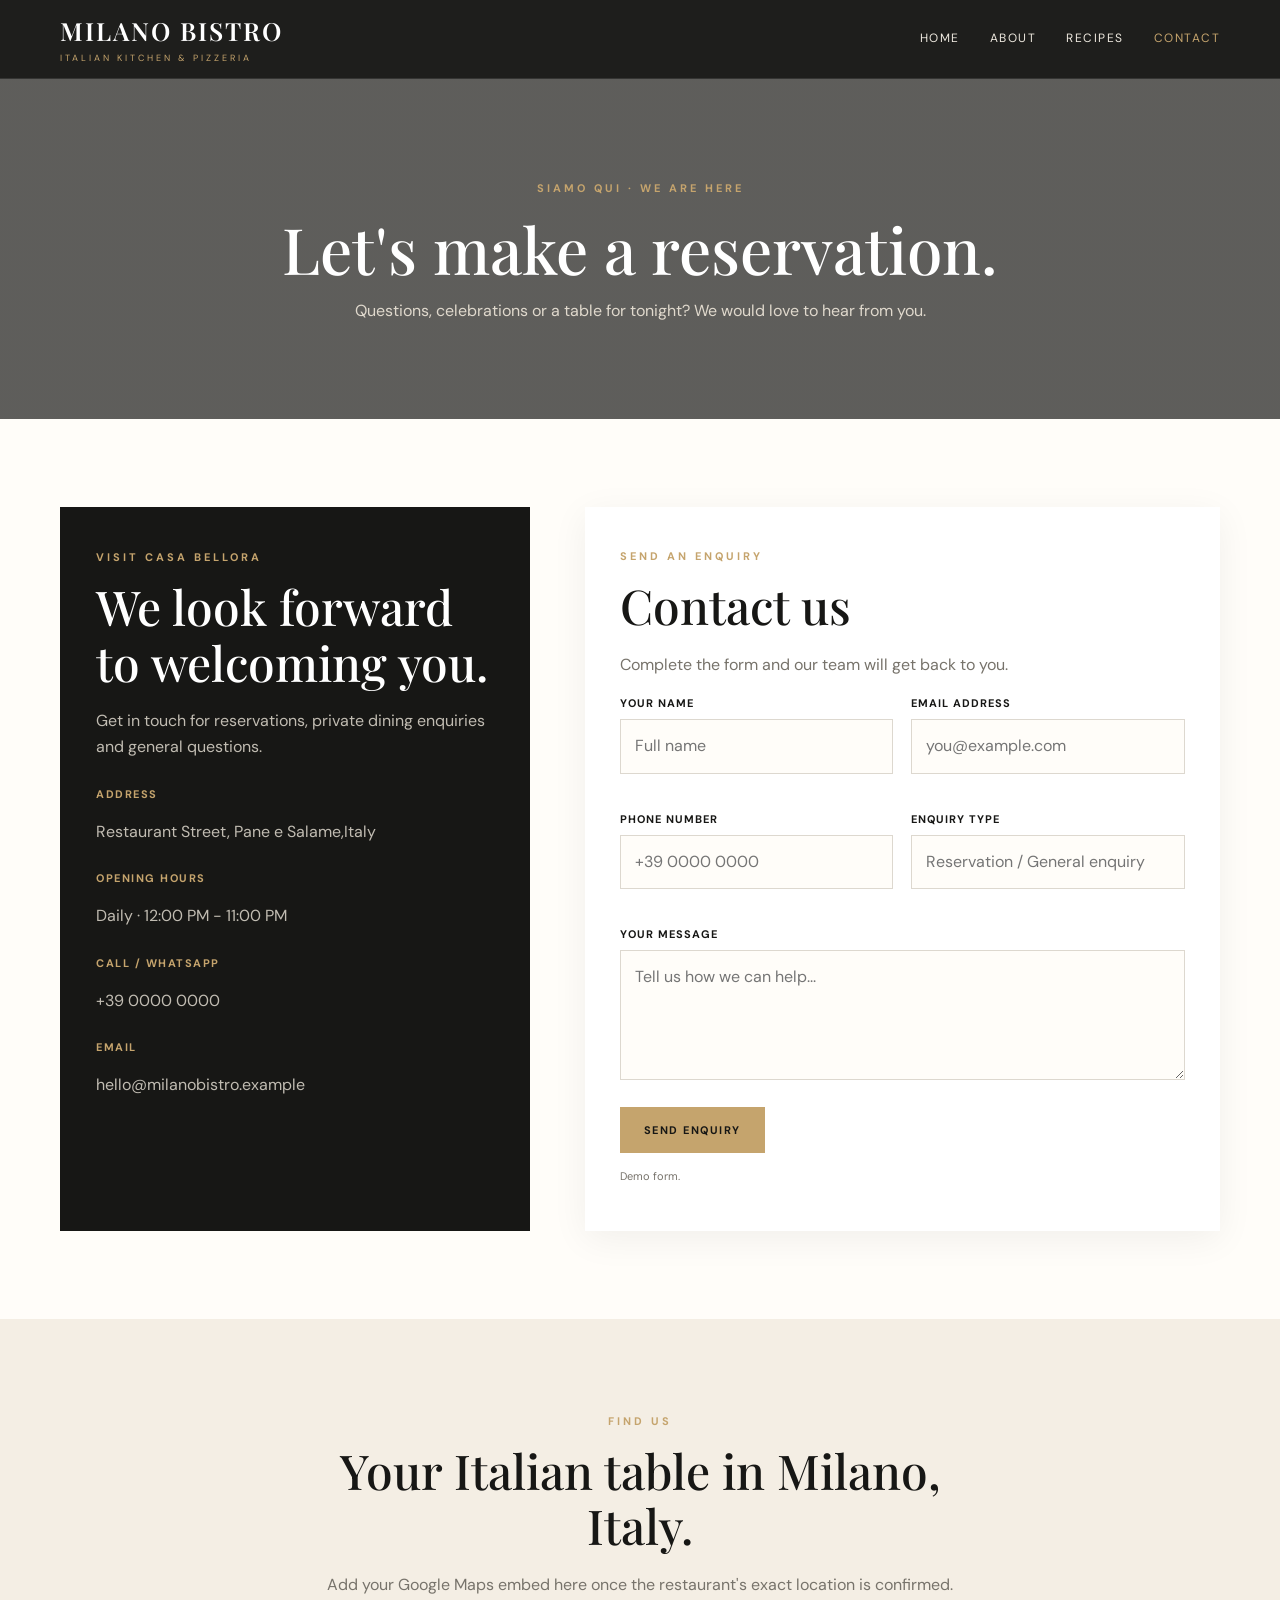
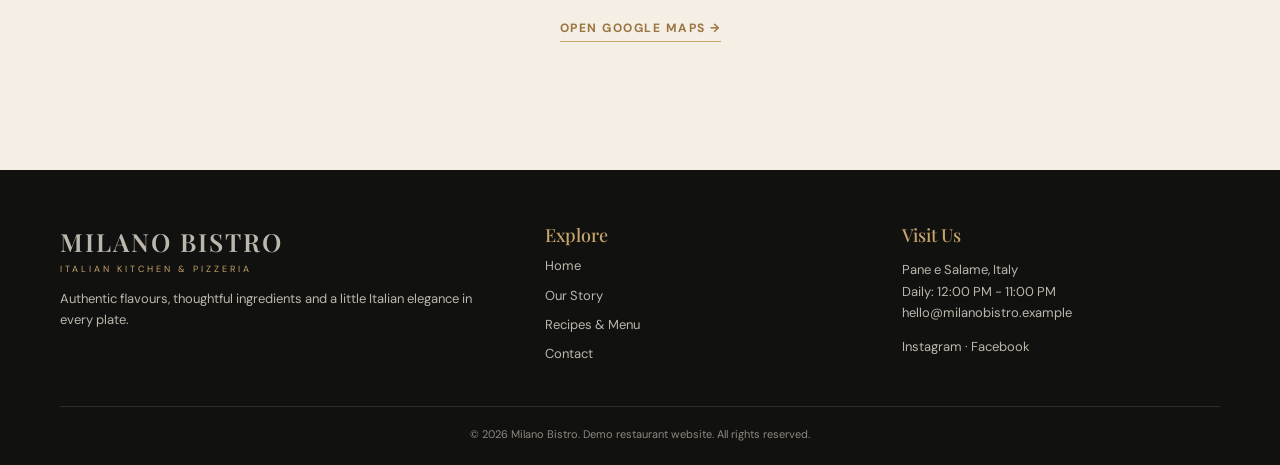
<file: Milano bistro/04.contactus.html>
<!DOCTYPE html>
<html lang="en">
<head>
  <meta charset="UTF-8">
  <meta name="viewport" content="width=device-width, initial-scale=1.0">
  <meta name="description" content="MILANO BISTRO Italian Kitchen & Pizzeria — authentic Italian flavours with a contemporary touch.">
  <title>Contact | Milano Bistro</title>
  <link rel="stylesheet" href="style.css">
</head>
<body>

<header class="site-header">
  <div class="container nav-wrap">
    <a class="brand" href="index.html"><strong>MILANO BISTRO</strong><span>ITALIAN KITCHEN & PIZZERIA</span></a>
    <button class="nav-toggle" aria-label="Open navigation" onclick="document.querySelector('.nav-links').classList.toggle('open')">MENU ☰</button>
    <nav class="nav-links">
      <a class="" href="index.html">Home</a>
      <a class="" href="aboutus.html">About</a>
      <a class="" href="recipes.html">Recipes</a>
      <a class="active" href="contactus.html">Contact</a>
    </nav>
  </div>
</header>

<main>
  <section class="page-hero"><div><span class="eyebrow">Siamo qui · We are here</span><h1>Let's make a reservation.</h1><p>Questions, celebrations or a table for tonight? We would love to hear from you.</p></div></section>
  <section class="section"><div class="container contact-layout">
    <aside class="contact-info"><span class="eyebrow">Visit Casa Bellora</span><h2>We look forward to welcoming you.</h2><p>Get in touch for reservations, private dining enquiries and general questions.</p>
      <div class="info-item"><strong>Address</strong><p>Restaurant Street, Pane e Salame,Italy<br></p></div>
      <div class="info-item"><strong>Opening hours</strong><p>Daily · 12:00 PM - 11:00 PM</p></div>
      <div class="info-item"><strong>Call / WhatsApp</strong><p>+39 0000 0000</p></div>
      <div class="info-item"><strong>Email</strong><p>hello@milanobistro.example</p></div>
    </aside>
    <div class="form-card"><span class="eyebrow">Send an enquiry</span><h2>Contact us</h2><p>Complete the form and our team will get back to you.</p>
      <form action="mailto:hello@milanobistro.example" method="post" enctype="text/plain">
        <div class="form-grid">
          <div class="field"><label for="name">Your name</label><input id="name" name="Name" type="text" placeholder="Full name" required></div>
          <div class="field"><label for="email">Email address</label><input id="email" name="Email" type="email" placeholder="you@example.com" required></div>
          <div class="field"><label for="phone">Phone number</label><input id="phone" name="Phone" type="tel" placeholder="+39 0000 0000" required></div>
          <div class="field"><label for="subject">Enquiry type</label><input id="subject" name="Subject" type="text" placeholder="Reservation / General enquiry"></div>
          <div class="field full"><label for="message">Your message</label><textarea id="message" name="Message" placeholder="Tell us how we can help..." required></textarea></div>
        </div>
        <button class="btn" type="submit">Send enquiry</button>
        <p style="font-size:11px;margin-top:14px;">Demo form.</p>
      </form>
    </div>
  </div></section>
  <section class="section section-cream"><div class="container section-heading"><span class="eyebrow">Find us</span><h2>Your Italian table in Milano, Italy.</h2><p>Add your Google Maps embed here once the restaurant's exact location is confirmed.</p><a class="text-link" href="https://maps.google.com/?q=Pane e Salame, Italy" target="_blank" rel="noopener">Open Google Maps →</a></div></section>
</main>

<footer class="site-footer">
  <div class="container">
    <div class="footer-grid">
      <div><a class="brand" href="index.html"><strong>MILANO BISTRO</strong><span>ITALIAN KITCHEN & PIZZERIA</span></a><p>Authentic flavours, thoughtful ingredients and a little Italian elegance in every plate.</p></div>
      <div><h3>Explore</h3><div class="footer-links"><a href="index.html">Home</a><a href="aboutus.html">Our Story</a><a href="recipes.html">Recipes & Menu</a><a href="contactus.html">Contact</a></div></div>
      <div><h3>Visit Us</h3><p>Pane e Salame, Italy<br>Daily: 12:00 PM - 11:00 PM<br>hello@milanobistro.example</p><p>Instagram · Facebook</p></div>
    </div>
    <div class="copyright">© 2026 Milano Bistro. Demo restaurant website. All rights reserved.</div>
  </div>
</footer>
</body>
</html>
</file>
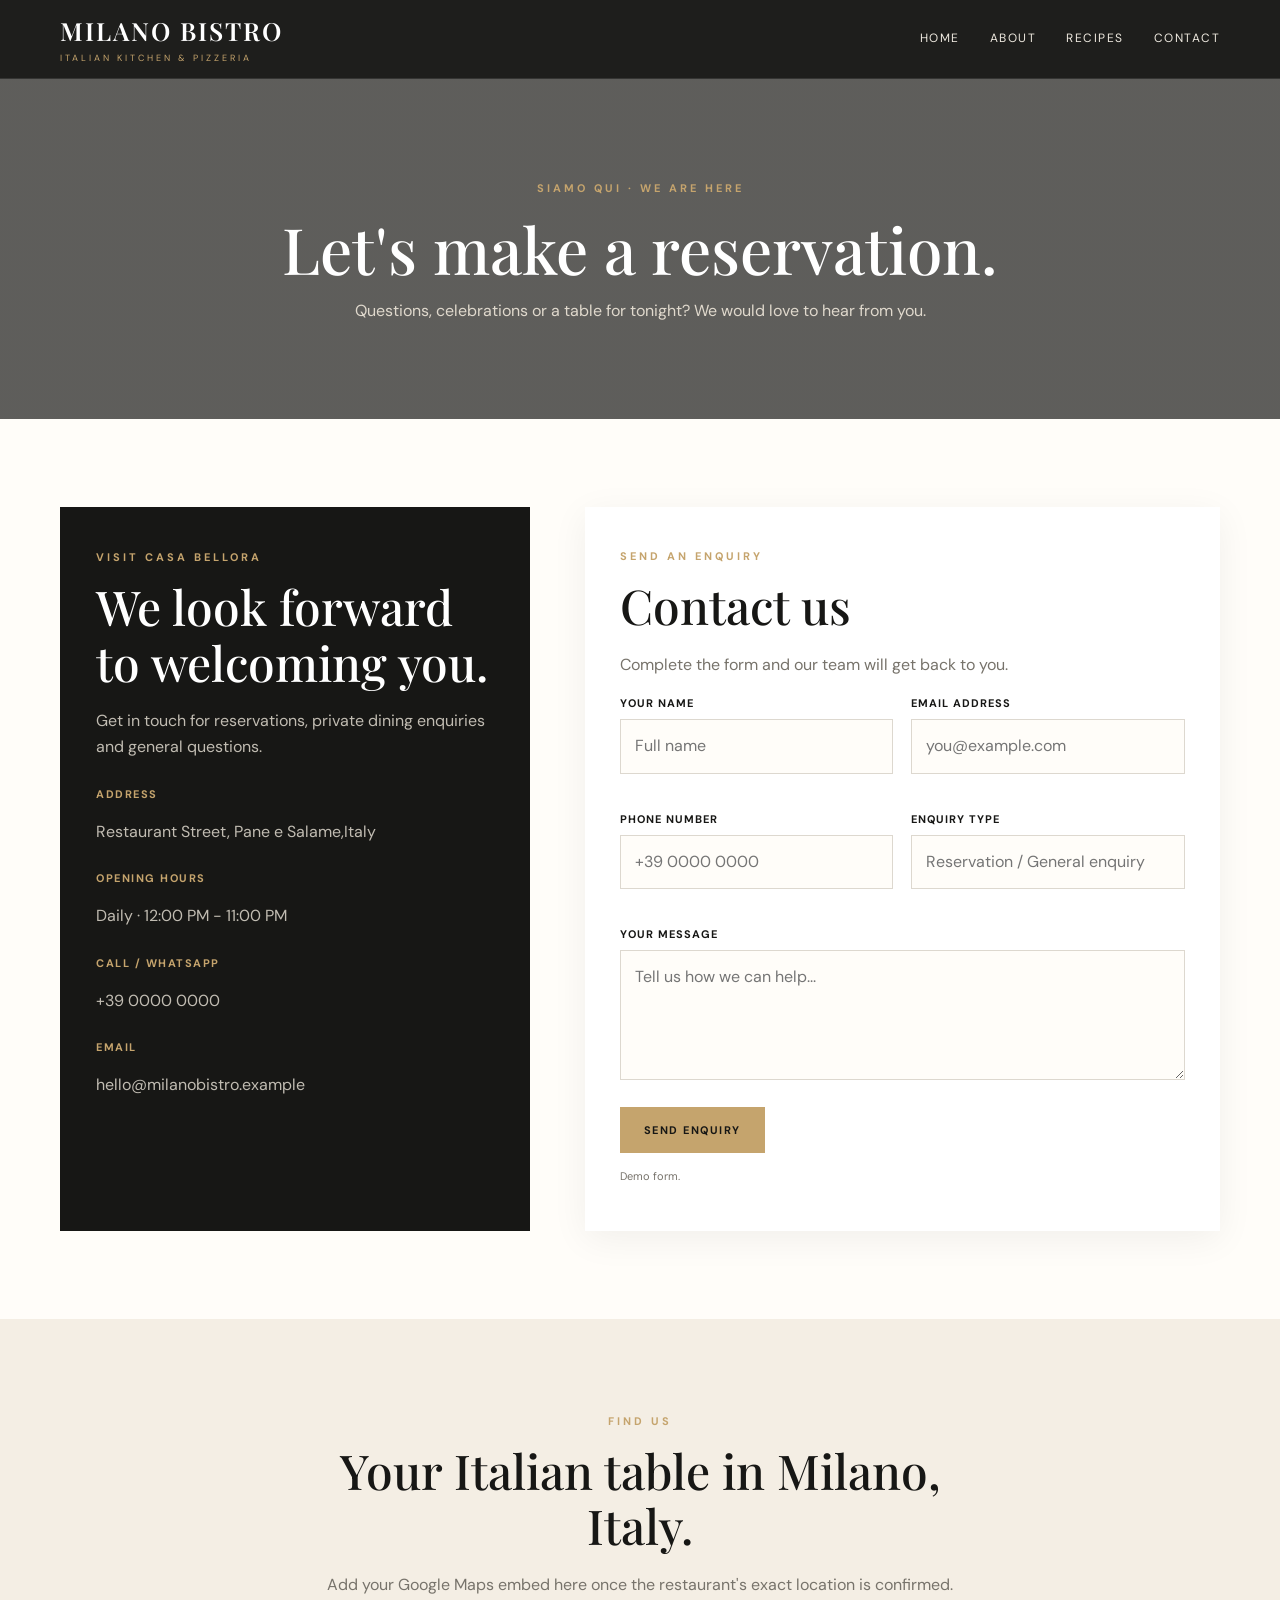
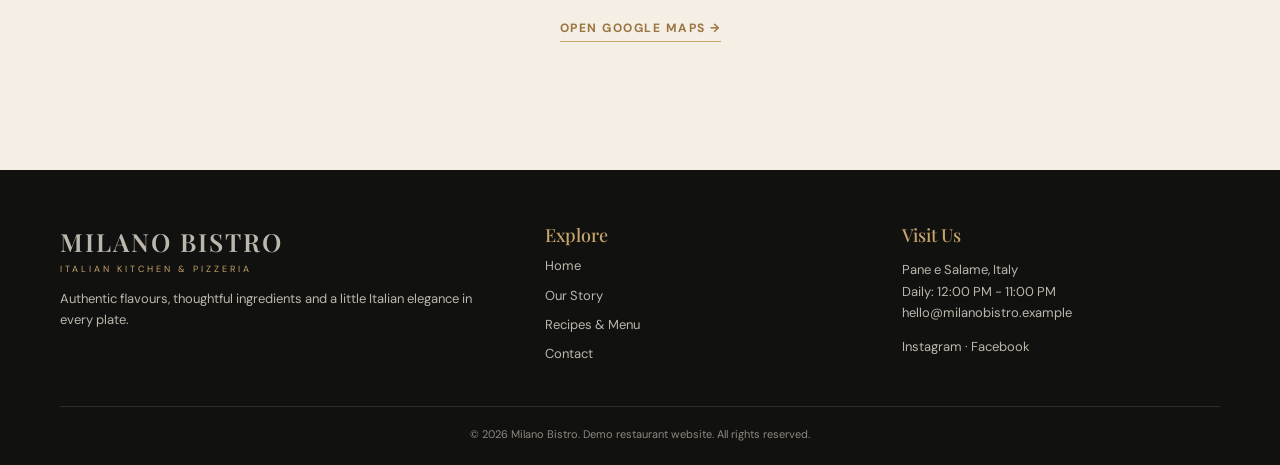
<file: Milano bistro/contactus.html>
<!DOCTYPE html>
<html lang="en">
<head>
  <meta charset="UTF-8">
  <meta name="viewport" content="width=device-width, initial-scale=1.0">
  <meta name="description" content="MILANO BISTRO Italian Kitchen & Pizzeria — authentic Italian flavours with a contemporary touch.">
  <title>Contact | Milano Bistro</title>
  <link rel="stylesheet" href="style.css">
</head>
<body>

<header class="site-header">
  <div class="container nav-wrap">
    <a class="brand" href="index.html"><strong>MILANO BISTRO</strong><span>ITALIAN KITCHEN & PIZZERIA</span></a>
    <button class="nav-toggle" aria-label="Open navigation" onclick="document.querySelector('.nav-links').classList.toggle('open')">MENU ☰</button>
    <nav class="nav-links">
      <a href="index.html">Home</a>
      <a href="aboutus.html">About</a>
      <a href="recipes.html">Recipes</a>
      <a href="contactus.html">Contact</a>
    </nav>
  </div>
</header>

<main>
  <section class="page-hero"><div><span class="eyebrow">Siamo qui · We are here</span><h1>Let's make a reservation.</h1><p>Questions, celebrations or a table for tonight? We would love to hear from you.</p></div></section>
  <section class="section"><div class="container contact-layout">
    <aside class="contact-info"><span class="eyebrow">Visit Casa Bellora</span><h2>We look forward to welcoming you.</h2><p>Get in touch for reservations, private dining enquiries and general questions.</p>
      <div class="info-item"><strong>Address</strong><p>Restaurant Street, Pane e Salame,Italy<br></p></div>
      <div class="info-item"><strong>Opening hours</strong><p>Daily · 12:00 PM - 11:00 PM</p></div>
      <div class="info-item"><strong>Call / WhatsApp</strong><p>+39 0000 0000</p></div>
      <div class="info-item"><strong>Email</strong><p>hello@milanobistro.example</p></div>
    </aside>
    <div class="form-card"><span class="eyebrow">Send an enquiry</span><h2>Contact us</h2><p>Complete the form and our team will get back to you.</p>
      <form action="mailto:hello@milanobistro.example" method="post" enctype="text/plain">
        <div class="form-grid">
          <div class="field"><label for="name">Your name</label><input id="name" name="Name" type="text" placeholder="Full name" required></div>
          <div class="field"><label for="email">Email address</label><input id="email" name="Email" type="email" placeholder="you@example.com" required></div>
          <div class="field"><label for="phone">Phone number</label><input id="phone" name="Phone" type="tel" placeholder="+39 0000 0000" required></div>
          <div class="field"><label for="subject">Enquiry type</label><input id="subject" name="Subject" type="text" placeholder="Reservation / General enquiry"></div>
          <div class="field full"><label for="message">Your message</label><textarea id="message" name="Message" placeholder="Tell us how we can help..." required></textarea></div>
        </div>
        <button class="btn" type="submit">Send enquiry</button>
        <p style="font-size:11px;margin-top:14px;">Demo form.</p>
      </form>
    </div>
  </div></section>
  <section class="section section-cream"><div class="container section-heading"><span class="eyebrow">Find us</span><h2>Your Italian table in Milano, Italy.</h2><p>Add your Google Maps embed here once the restaurant's exact location is confirmed.</p><a class="text-link" href="https://maps.google.com/?q=Pane e Salame, Italy" target="_blank" rel="noopener">Open Google Maps →</a></div></section>
</main>

<footer class="site-footer">
  <div class="container">
    <div class="footer-grid">
      <div><a class="brand" href="index.html"><strong>MILANO BISTRO</strong><span>ITALIAN KITCHEN & PIZZERIA</span></a><p>Authentic flavours, thoughtful ingredients and a little Italian elegance in every plate.</p></div>
      <div><h3>Explore</h3><div class="footer-links"><a href="index.html">Home</a><a href="aboutus.html">Our Story</a><a href="recipes.html">Recipes & Menu</a><a href="contactus.html">Contact</a></div></div>
      <div><h3>Visit Us</h3><p>Pane e Salame, Italy<br>Daily: 12:00 PM - 11:00 PM<br>hello@milanobistro.example</p><p>Instagram · Facebook</p></div>
    </div>
    <div class="copyright">© 2026 Milano Bistro. Demo restaurant website. All rights reserved.</div>
  </div>
</footer>
</body>
</html>
</file>
<file: Milano bistro/style.css>
@import url('https://fonts.googleapis.com/css2?family=DM+Sans:wght@400;500;600;700&family=Playfair+Display:wght@500;600;700&display=swap');

:root {
  --ink: #171715;
  --ink-soft: #24231f;
  --gold: #c5a46d;
  --cream: #f4eee4;
  --paper: #fffdf9;
  --muted: #77736b;
  --line: rgba(23,23,21,.13);
  --serif: 'Playfair Display', Georgia, serif;
  --sans: 'DM Sans', Arial, sans-serif;
}
* { box-sizing: border-box; }
html { scroll-behavior: smooth; }
body { margin: 0; color: var(--ink); background: var(--paper); font-family: var(--sans); line-height: 1.65; }
img { display: block; width: 100%; object-fit: cover; }
a { color: inherit; text-decoration: none; }
button, input, textarea { font: inherit; }
.container { width: min(1160px, calc(100% - 44px)); margin: auto; }
.site-header { position: sticky; top: 0; z-index: 20; background: rgba(23,23,21,.97); color: white; border-bottom: 1px solid rgba(255,255,255,.1); backdrop-filter: blur(12px); }
.nav-wrap { min-height: 78px; display: flex; align-items: center; justify-content: space-between; gap: 24px; }
.brand { display: flex; flex-direction: column; line-height: 1.05; }
.brand strong { font: 600 25px var(--serif); letter-spacing: 2px; }
.brand span { color: var(--gold); font-size: 9px; letter-spacing: 3px; margin-top: 7px; }
.nav-links { display: flex; align-items: center; gap: 30px; }
.nav-links a { font-size: 12px; letter-spacing: 1.5px; text-transform: uppercase; color: #eee9df; transition: color .2s; }
.nav-links a:hover, .nav-links a.active { color: var(--gold); }
.nav-toggle { display: none; background: none; border: 1px solid rgba(255,255,255,.35); color: white; padding: 8px 11px; border-radius: 3px; cursor: pointer; }
.btn { display: inline-block; padding: 13px 23px; border: 1px solid var(--gold); background: var(--gold); color: #171715; font-size: 11px; font-weight: 700; letter-spacing: 1.5px; text-transform: uppercase; transition: .2s; cursor: pointer; }
.btn:hover { background: transparent; color: var(--gold); }
.btn-outline { background: transparent; color: var(--gold); }
.btn-outline:hover { background: var(--gold); color: var(--ink); }
.eyebrow { color: var(--gold); font-size: 11px; font-weight: 700; letter-spacing: 3px; text-transform: uppercase; }
h1,h2,h3 { font-family: var(--serif); font-weight: 500; line-height: 1.15; }
h1 { font-size: clamp(43px, 7vw, 76px); margin: 16px 0 20px; }
h2 { font-size: clamp(32px, 4vw, 48px); margin: 10px 0 18px; }
h3 { font-size: 23px; margin: 0 0 9px; }
p { color: var(--muted); }
.hero { min-height: 650px; display: flex; align-items: center; color: white; background: linear-gradient(90deg, rgba(13,13,12,.91), rgba(13,13,12,.52) 55%, rgba(13,13,12,.12)), url('https://images.unsplash.com/photo-1498837167922-ddd27525d352?auto=format&fit=crop&w=2000&q=85') center/cover; }
.hero-content { max-width: 660px; padding: 100px 0; }
.hero p { color: #e0d9cd; max-width: 520px; font-size: 16px; margin-bottom: 30px; }
.hero-actions { display: flex; flex-wrap: wrap; gap: 12px; }
.section { padding: 88px 0; }
.section-cream { background: var(--cream); }
.section-dark { background: var(--ink); color: white; }
.section-dark p { color: #c1bcb2; }
.section-heading { text-align: center; max-width: 650px; margin: 0 auto 42px; }
.split { display: grid; grid-template-columns: 1fr 1fr; gap: 64px; align-items: center; }
.photo-frame { position: relative; min-height: 420px; }
.photo-frame img { height: 440px; border-radius: 2px; }
.photo-frame:after { content: ''; position: absolute; inset: 16px -16px -16px 16px; border: 1px solid var(--gold); z-index: -1; }
.text-link { color: #9a7540; font-size: 12px; font-weight: 700; letter-spacing: 1.5px; text-transform: uppercase; border-bottom: 1px solid var(--gold); padding-bottom: 5px; }
.grid { display: grid; grid-template-columns: repeat(3, 1fr); gap: 24px; }
.card { background: white; box-shadow: 0 8px 30px rgba(0,0,0,.055); }
.card img { height: 225px; }
.card-body { padding: 22px; }
.card-body p { font-size: 14px; margin: 0; }
.price { color: #9a7540; font-weight: 700; font-size: 13px; }
.menu-row { display: flex; justify-content: space-between; gap: 18px; padding: 18px 0; border-bottom: 1px solid var(--line); }
.menu-row p { margin: 4px 0 0; font-size: 13px; }
.menu-row strong { white-space: nowrap; color: #9a7540; }
.cta-band { background: linear-gradient(rgba(17,17,15,.78),rgba(17,17,15,.78)), url('https://images.unsplash.com/photo-1414235077428-338989a2e8c0?auto=format&fit=crop&w=1800&q=85') center/cover; color: white; text-align: center; padding: 82px 20px; }
.cta-band p { color: #ded8cd; }
.page-hero { min-height: 340px; display: grid; place-items: center; text-align: center; color: white; background: linear-gradient(rgba(18,18,16,.68),rgba(18,18,16,.68)), url('https://images.unsplash.com/photo-1414235077428-338989a2e8c0?auto=format&fit=crop&w=1800&q=85') center/cover; padding: 70px 20px; }
.page-hero h1 { font-size: clamp(42px,6vw,64px); margin: 12px 0; }
.page-hero p { color: #e0d9cd; max-width: 600px; margin: auto; }
.values { display: grid; grid-template-columns: repeat(3,1fr); gap: 20px; margin-top: 35px; }
.value { border: 1px solid var(--line); padding: 26px; text-align: center; }
.value .number { color: var(--gold); font: 32px var(--serif); }
.recipe-card img { height: 235px; }
.recipe-meta { color: #9a7540; font-size: 10px; letter-spacing: 1.5px; text-transform: uppercase; font-weight: 700; }
.recipe-detail { background: var(--cream); padding: 18px; margin-top: 15px; font-size: 13px; }
.recipe-detail strong { color: var(--ink); }
.contact-layout { display: grid; grid-template-columns: .85fr 1.15fr; gap: 55px; }
.contact-info { background: var(--ink); color: white; padding: 36px; }
.contact-info p { color: #c1bcb2; }
.info-item { margin: 24px 0; }
.info-item strong { display: block; color: var(--gold); font-size: 11px; letter-spacing: 1.5px; text-transform: uppercase; }
.form-card { padding: 35px; background: white; box-shadow: 0 8px 35px rgba(0,0,0,.06); }
.form-grid { display: grid; grid-template-columns: 1fr 1fr; gap: 18px; }
.field { margin-bottom: 18px; }
.field.full { grid-column: 1/-1; }
label { display: block; font-size: 11px; letter-spacing: 1px; text-transform: uppercase; margin-bottom: 7px; font-weight: 700; }
input, textarea { width: 100%; padding: 13px 14px; border: 1px solid #ddd8cf; background: #fffdf9; outline: none; }
input:focus, textarea:focus { border-color: var(--gold); }
textarea { min-height: 130px; resize: vertical; }
.site-footer { background: #11110f; color: white; padding: 55px 0 22px; }
.footer-grid { display: grid; grid-template-columns: 1.4fr 1fr 1fr; gap: 40px; padding-bottom: 35px; }
.site-footer p, .site-footer a { color: #bcb7ad; font-size: 13px; }
.site-footer h3 { font-size: 18px; color: var(--gold); }
.footer-links { display: grid; gap: 8px; }
.copyright { border-top: 1px solid rgba(255,255,255,.12); padding-top: 18px; text-align: center; color: #8e897f; font-size: 11px; }
@media (max-width: 800px) {
  .nav-wrap { min-height: 70px; }
  .nav-toggle { display: block; }
  .nav-links { display: none; position: absolute; top: 70px; left: 0; right: 0; padding: 22px; background: var(--ink); flex-direction: column; align-items: flex-start; gap: 20px; border-top: 1px solid rgba(255,255,255,.12); }
  .nav-links.open { display: flex; }
  .split, .contact-layout { grid-template-columns: 1fr; gap: 38px; }
  .grid { grid-template-columns: repeat(2,1fr); }
  .footer-grid { grid-template-columns: 1fr 1fr; }
  .hero { min-height: 570px; }
}
@media (max-width: 540px) {
  .container { width: min(100% - 32px, 1160px); }
  .section { padding: 64px 0; }
  .grid, .values, .footer-grid, .form-grid { grid-template-columns: 1fr; }
  .hero { min-height: 590px; background-position: 60% center; }
  .hero-content { padding: 80px 0; }
  .photo-frame { min-height: 300px; margin-right: 12px; }
  .photo-frame img { height: 320px; }
  .form-card, .contact-info { padding: 25px 20px; }
  .field.full { grid-column: auto; }
}
</file>
